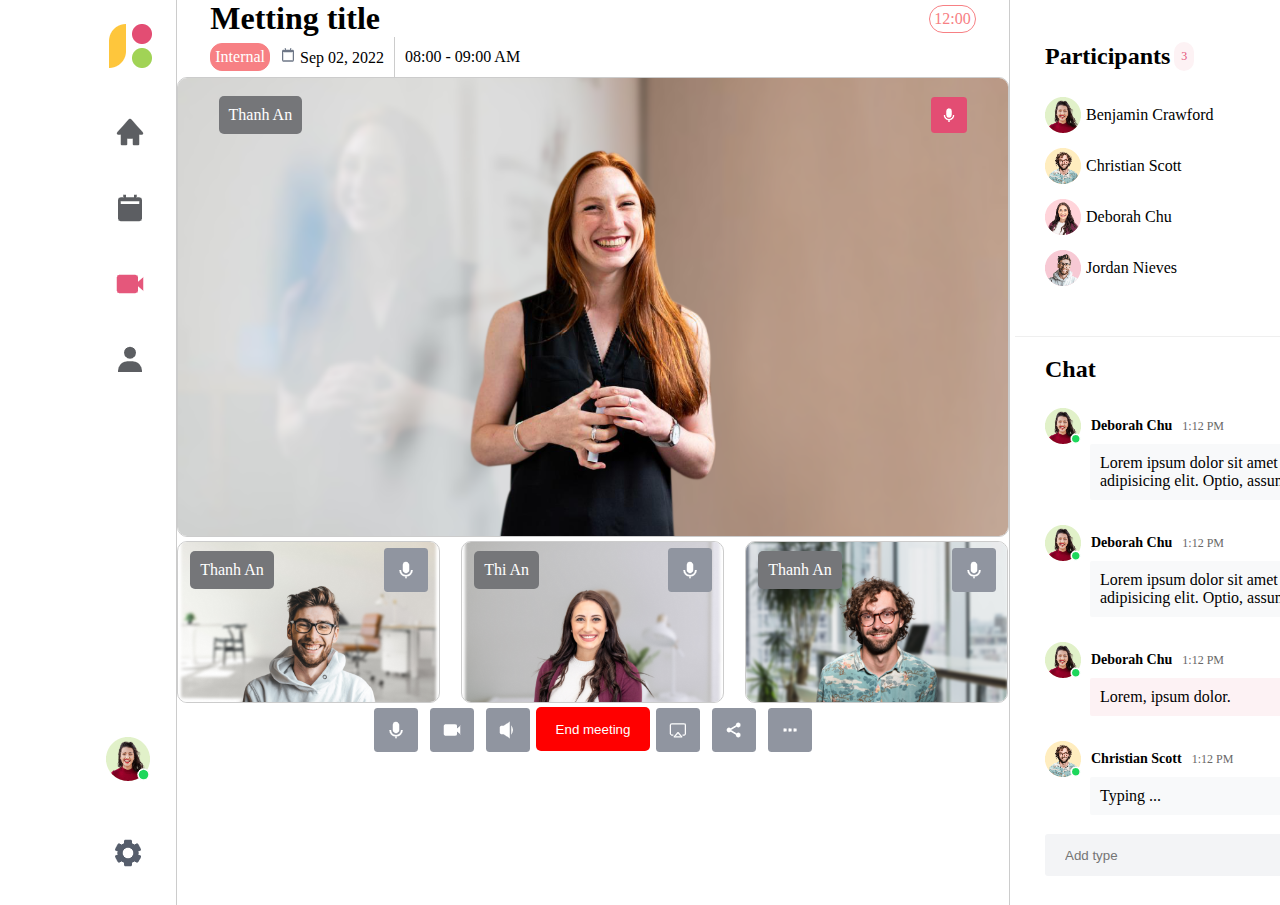
<file: index.html>
<!DOCTYPE html>
<html lang="en">

<head>
    <meta charset="UTF-8">
    <meta http-equiv="X-UA-Compatible" content="IE=edge">
    <meta name="viewport" content="width=device-width, initial-scale=1.0">
    <title>Document</title>
    <link rel="stylesheet" href="./css/main.css">
    <link rel="stylesheet" href="https://cdnjs.cloudflare.com/ajax/libs/font-awesome/6.3.0/css/all.min.css" integrity="sha512-SzlrxWUlpfuzQ+pcUCosxcglQRNAq/DZjVsC0lE40xsADsfeQoEypE+enwcOiGjk/bSuGGKHEyjSoQ1zVisanQ==" crossorigin="anonymous" referrerpolicy="no-referrer"
    />
</head>

<body>
    <div id="wrapper">
        <div class="left">
            <div class="above">
                <div class="logo">
                    <img src="./images/logo.png" alt="">
                </div>
                <div class="home">
                    <img src="./images/home.png" alt="">
                </div>

                <div class="clenda">
                    <img src="./images/calender.png" alt="">
                </div>
                <div class="cam">
                    <img src="./images/cam.png" alt="">
                </div>
                <div class="user">
                    <img src="./images/user.png" alt="">
                </div>
            </div>
            <div class="below">
                <div class="avatar">
                    <img src="./images/avatar.png" alt="">
                </div>
                <div class="settings">
                    <img src="./images/setting.png" alt="">
                </div>
            </div>
        </div>
        <div class="center">
            <div class="metting-header">
                <div class="meeting-title">
                    <h1>Metting title</h1>
                </div>
                <div class="metting-time">
                    <p> <i class="fa-solid fa-circle"></i> 12:00</p>
                </div>
            </div>

            <div class="metting-info">
                <a href="">
                    <i class="fa-solid fa-user"></i> Internal
                </a>
                <span>
                    <img src="./images/calender_small.png" alt="">
                    Sep 02, 2022
                </span>
                <span>
                    08:00 - 09:00 AM
                </span>
            </div>

            <div class="metting-main">
                <div class="main-screen">
                    <div class="user-screen">
                        <div class="user-image">
                            <img src="./images/img_big.png" alt="" srcset="">
                        </div>
                        <div class="user-info">
                            <span><i class="fa-solid fa-circle"></i> Thanh An</span>
                            <img src="./images/mic_color.png" alt="">
                        </div>
                    </div>
                </div>

                <div class="sub-screen">
                    <div class="person-1">
                        <div class="user-image">
                            <img src="./images/img.png" alt="" srcset="">
                        </div>
                        <div class="user-info">
                            <span><i class="fa-solid fa-circle"></i> Thanh An</span>
                            <img src="./images/mic_grey_color.png" alt="">
                        </div>
                    </div>
                    <div class="person-2">
                        <div class="user-image">
                            <img src="./images/img1.png" alt="" srcset="">
                        </div>
                        <div class="user-info">
                            <span><i class="fa-solid fa-circle"></i> Thi An</span>
                            <img src="./images/mic_grey_color.png" alt="">
                        </div>
                    </div>
                    <div class="person-3">
                        <div class="user-image">
                            <img src="./images/img2.png" alt="" srcset="">
                        </div>
                        <div class="user-info">
                            <span><i class="fa-solid fa-circle"></i> Thanh An</span>
                            <img src="./images/mic_grey_color.png" alt="">
                        </div>
                    </div>
                </div>

                <div class="metting-but">
                    <button><img src="./images/mic_grey_color.png" alt=""></button>
                    <button><img src="./images/cam_color.png" alt=""></button>
                    <button><img src="./images/speaker_grey_color.png" alt=""></button>
                    <button>End meeting</button>
                    <button><img src="./images/Button 2179.png" alt=""></button>
                    <button><img src="./images/share.png" alt=""></button>
                    <button><img src="./images/bacham.png" alt=""></button>
                </div>
            </div>


        </div>
        <div class="right">
            <div class="participants">
                <div class="participants_heading">
                    <div class="participants_heading-title">Participants
                        <div class="participants_heading-num">3</div>
                    </div>
                    <div class="participants_heading-add">
                        <i class="fa-regular fa-plus"></i> Add
                    </div>
                </div>
                <div class="participants_list">
                    <div class="participants_list-item">
                        <div class="participants_list-item--left">
                            <img src="./images/avatar 1322.png" alt=""> Benjamin Crawford
                        </div>
                        <div class="participants_list-item--right">
                            <img src="./images/mic1.png" alt="">
                            <img src="./images/cam_small.png" alt="">
                            <i class="fa-solid fa-ellipsis"></i>
                        </div>
                    </div>
                    <div class="participants_list-item">
                        <div class="participants_list-item--left">
                            <img src="./images/avatar 1323.png" alt=""> Christian Scott
                        </div>
                        <div class="participants_list-item--right">
                            <img src="./images/mic1.png" alt="">
                            <img src="./images/cam_small.png" alt="">
                            <i class="fa-solid fa-ellipsis"></i>
                        </div>
                    </div>
                    <div class="participants_list-item">
                        <div class="participants_list-item--left">
                            <img src="./images/avatar 1324.png" alt=""> Deborah Chu
                        </div>
                        <div class="participants_list-item--right">
                            <img src="./images/mic2.png" alt="">
                            <img src="./images/cam_small.png" alt="">
                            <i class="fa-solid fa-ellipsis"></i>
                        </div>
                    </div>
                    <div class="participants_list-item">
                        <div class="participants_list-item--left">
                            <img src="./images/avatar 1325.png" alt=""> Jordan Nieves
                        </div>
                        <div class="participants_list-item--right">
                            <img src="./images/mic1.png" alt="">
                            <img src="./images/cam_small.png" alt="">
                            <i class="fa-solid fa-ellipsis"></i>
                        </div>
                    </div>
                </div>
            </div>

            <div class="chat">
                <div class="chat_title">Chat</div>
                <div class="box_chat">
                    <div class="box_chat-item">
                        <div class="chat_info">
                            <img src="./images/avatar 1328.png" alt="">
                            <div class="chat_info-name">Deborah Chu</div>
                            <div class="chat_info-time">1:12 PM</div>
                        </div>
                        <div class="chat_message">
                            Lorem ipsum dolor sit amet consectetur, adipisicing elit. Optio, assumenda.
                        </div>
                    </div>
                    <div class="box_chat-item">
                        <div class="chat_info">
                            <img src="./images/avatar 1328.png" alt="">
                            <div class="chat_info-name">Deborah Chu</div>
                            <div class="chat_info-time">1:12 PM</div>
                        </div>
                        <div class="chat_message">
                            Lorem ipsum dolor sit amet consectetur, adipisicing elit. Optio, assumenda.
                        </div>
                    </div>
                    <div class="box_chat-item">
                        <div class="chat_info">
                            <img src="./images/avatar 1328.png" alt="">
                            <div class="chat_info-name">Deborah Chu</div>
                            <div class="chat_info-time">1:12 PM</div>
                        </div>
                        <div class="chat_message boss_box">
                            Lorem, ipsum dolor.
                        </div>
                    </div>
                    <div class="box_chat-item">
                        <div class="chat_info">
                            <img src="./images/avatar 1329.png" alt="">
                            <div class="chat_info-name">Christian Scott</div>
                            <div class="chat_info-time">1:12 PM</div>
                        </div>
                        <div class="chat_message">
                            Typing ...
                        </div>
                    </div>
                </div>
                <div class="chat_scan">
                    <div class="chat_scan-input">
                        <input type="text" placeholder="Add type">
                        <i class="fa-sharp fa-solid fa-face-smile"></i>
                    </div>
                    <div class="chat_scan-send">
                        <i class="fa-regular fa-paper-plane"></i>
                    </div>

                </div>
            </div>
        </div>
    </div>

</body>

</html>
</file>
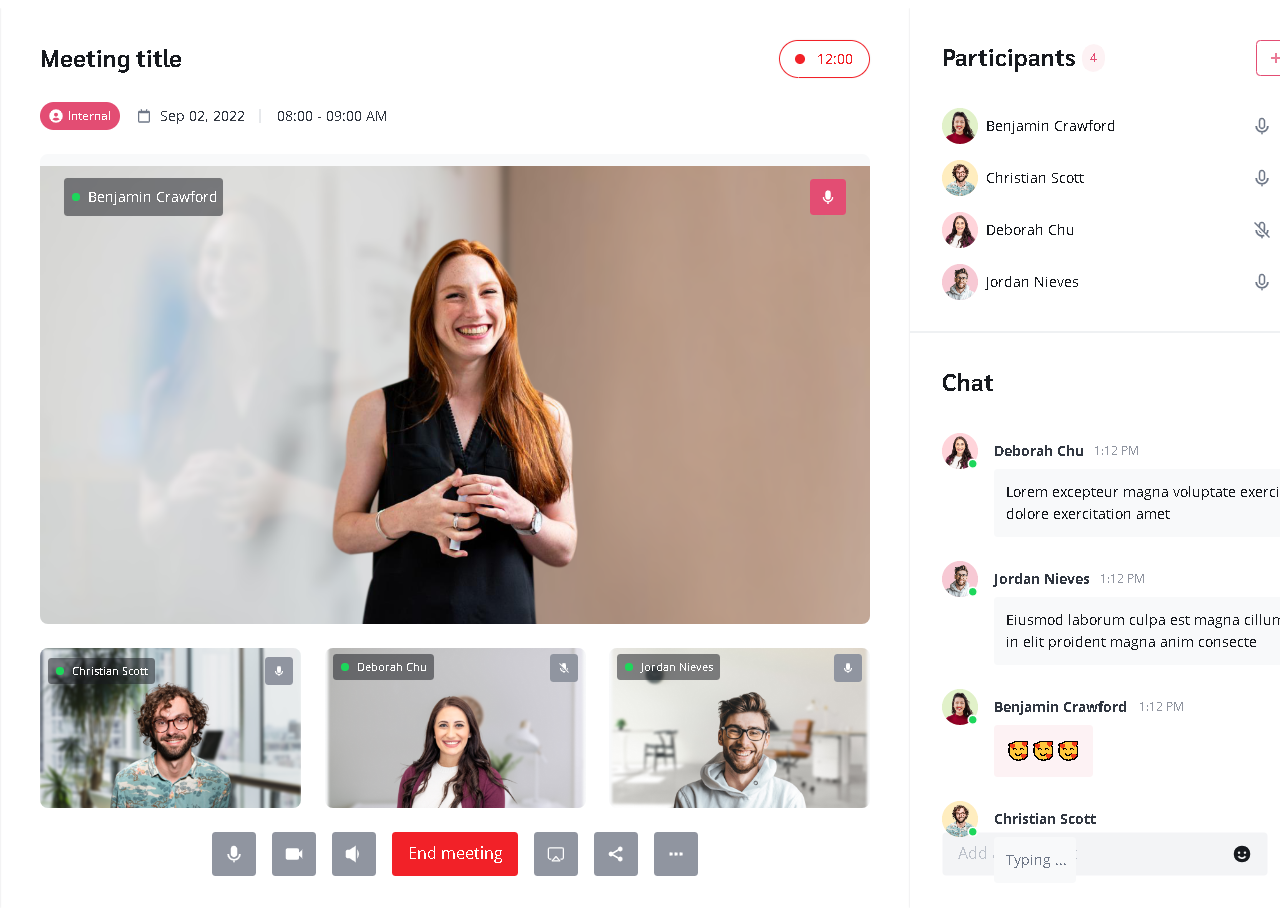
<file: measure.html>
<!DOCTYPE html>
<html lang="en">

<head>
    <meta charset="UTF-8">
    <meta http-equiv="X-UA-Compatible" content="IE=edge">
    <meta name="viewport" content="width=, initial-scale=1.0">
    <title>Document</title>
    <style>
        body {
            display: flex;
            justify-content: center;
        }
    </style>
</head>

<body>
    <img src="./images/a_conference call.png" alt="">

</body>

</html>
</file>
<file: css/main.css>
/* Reset css */

* {
    margin: 0;
}


/* Left */

#wrapper {
    display: flex;
}

.left {
    display: flex;
    flex-direction: column;
    justify-content: space-between;
    align-items: flex-end;
    margin-left: 80px;
    border-right: 1px solid #ccc;
}

.above {
    display: flex;
    flex-direction: column;
    align-items: center;
}

.logo,
.home,
.clenda,
.cam,
.user {
    margin: 20px;
}

.below {
    display: flex;
    flex-direction: column;
    align-items: center;
}

.avatar,
.settings {
    margin: 20px;
}

.center {
    display: flex;
    flex-direction: column;
    align-items: center;
    width: 900px;
    border-right: 1px solid #ccc;
}

.metting-header {
    display: flex;
    justify-content: space-between;
    align-items: center;
    width: 92%;
}

.metting-time {
    border: 1px solid #f78084;
    border-radius: 16px;
    padding: 4px;
    color: #f78084;
}

.metting-info {
    display: flex;
    align-items: center;
    width: 92%;
}

.metting-info a {
    color: #fff;
    text-decoration: none;
    border: 1px solid #f78084;
    padding: 4px;
    background-color: #f78084;
    border-radius: 12px;
}

.metting-info span:nth-child(2) {
    border-right: 1px solid #ccc;
    padding: 10px;
    margin-right: 10px;
}

.user-screen {
    position: relative;
    box-sizing: border-box;
}

.user-image img {
    border: 1px solid #ccc;
    box-sizing: border-box;
    border-radius: 10px;
}

.user-info {
    display: flex;
    justify-content: space-between;
    align-items: center;
    position: absolute;
    top: 4%;
    width: 90%;
    left: 5%;
}

.user-info span {
    text-align: center;
    padding: 10px 10px;
    background-color: #757679;
    color: #fff;
    border-radius: 5px
}

.user-info span i {
    font-size: 8px;
    color: rgb(46, 217, 46);
}

.sub-screen {
    display: grid;
    grid-template-columns: auto auto auto;
    column-gap: 20px;
}

.person-1,
.person-2,
.person-3 {
    position: relative;
    box-sizing: border-box;
}

.metting-but {
    display: flex;
    justify-content: center;
    align-items: center;
}

.metting-but button {
    border: none;
    height: 44px;
    background-color: #fff;
}

.metting-but button:nth-child(4) {
    border-radius: 5px;
    padding: 10px 20px;
    background-color: red;
    color: #fff;
    text-align: center;
}

.right {
    width: 440px;
    display: flex;
    flex-direction: column;
    align-items: center;
}

.members-participants {
    display: flex;
    justify-content: space-between;
    align-items: center;
    width: 90%;
}

.title .number {
    background-color: pink;
    padding: 0 5px;
    border-radius: 16px;
    font-size: 16px;
}

.add button {
    padding: 10px 12px;
    border-color: #f78084;
    color: #f78084;
    background-color: #fff;
    border-radius: 5px;
}


/* Right */

.right {
    width: 440px;
}

#right::before {
    content: "";
    display: block;
    width: 1px;
    height: 870px;
    background-color: #a7a5a52e;
    position: absolute;
    right: 405px;
    margin: 10px 0;
}

.participants {
    width: 360px;
    margin-top: 40px;
    margin-left: 35px;
    margin-bottom: 30px;
}

.participants_heading {
    display: flex;
    justify-content: space-between;
}

.participants_heading-title {
    display: flex;
    align-items: center;
    font-size: 24px;
    font-weight: 700;
}

.participants_heading-num {
    background-color: #fdf2f4;
    border-radius: 10px;
    padding: 7px;
    color: #E4557A;
    font-size: 12px;
    font-weight: 400;
    margin-left: 4px;
}

.participants_heading-add {
    color: #E4557A;
    border: 1px solid #E4557A;
    display: flex;
    align-items: center;
    justify-content: space-evenly;
    border-radius: 4px;
    width: 60px;
    height: 30px;
}

.participants_list {
    display: flex;
    flex-direction: column;
    margin-top: 10px;
}

.participants_list-item {
    display: flex;
    flex-direction: row;
    justify-content: space-between;
    align-items: center;
    margin-top: 15px;
}

.participants_list-item--left {
    display: flex;
    align-items: center;
}

.participants_list-item--left img {
    margin-right: 5px;
}

.participants_list-item--right {
    align-items: center;
    display: flex;
    width: 80px;
    justify-content: space-around;
    color: #686767;
}

.chat {
    width: 360px;
    margin-top: 40px;
    margin-left: 35px;
    margin-bottom: 30px;
    position: relative;
}

.chat::before {
    content: "";
    width: 105%;
    height: 1px;
    top: -20px;
    left: -30px;
    background-color: #a7a5a52e;
    display: block;
    position: absolute;
}

.chat_title {
    font-size: 24px;
    font-weight: 700;
    margin-bottom: 15px;
}

.box_chat {}

.box_chat-item {
    margin-top: 25px;
}

.chat_info {
    display: flex;
    align-items: center;
}

.chat_info-name {
    font-size: 14px;
    font-weight: 700;
    margin-left: 10px;
}

.chat_info-time {
    color: #686767;
    font-size: 12px;
    margin-left: 10px;
}

.chat_message {
    margin-left: 45px;
    padding: 10px;
    background-color: #f8f9fa;
    border-radius: 2px;
}

.boss_box {
    background-color: #fdf2f4;
}

.chat_scan {
    display: flex;
    margin-top: 20px;
}

.chat_scan-input {
    position: relative;
    display: flex;
    align-items: center;
    width: 80%;
    height: 40px;
}

.chat_scan-input input {
    width: 100%;
    height: 100%;
    border: 0;
    background-color: #f3f4f6;
    border-radius: 3px;
    padding-left: 20px;
}

.chat_scan-input i {
    position: absolute;
    right: 10px;
    margin: 10px 0;
}

.chat_scan-send {
    display: flex;
    align-items: center;
    justify-content: center;
    width: 20%;
    height: 40px;
    color: #e34d73;
}
</file>
